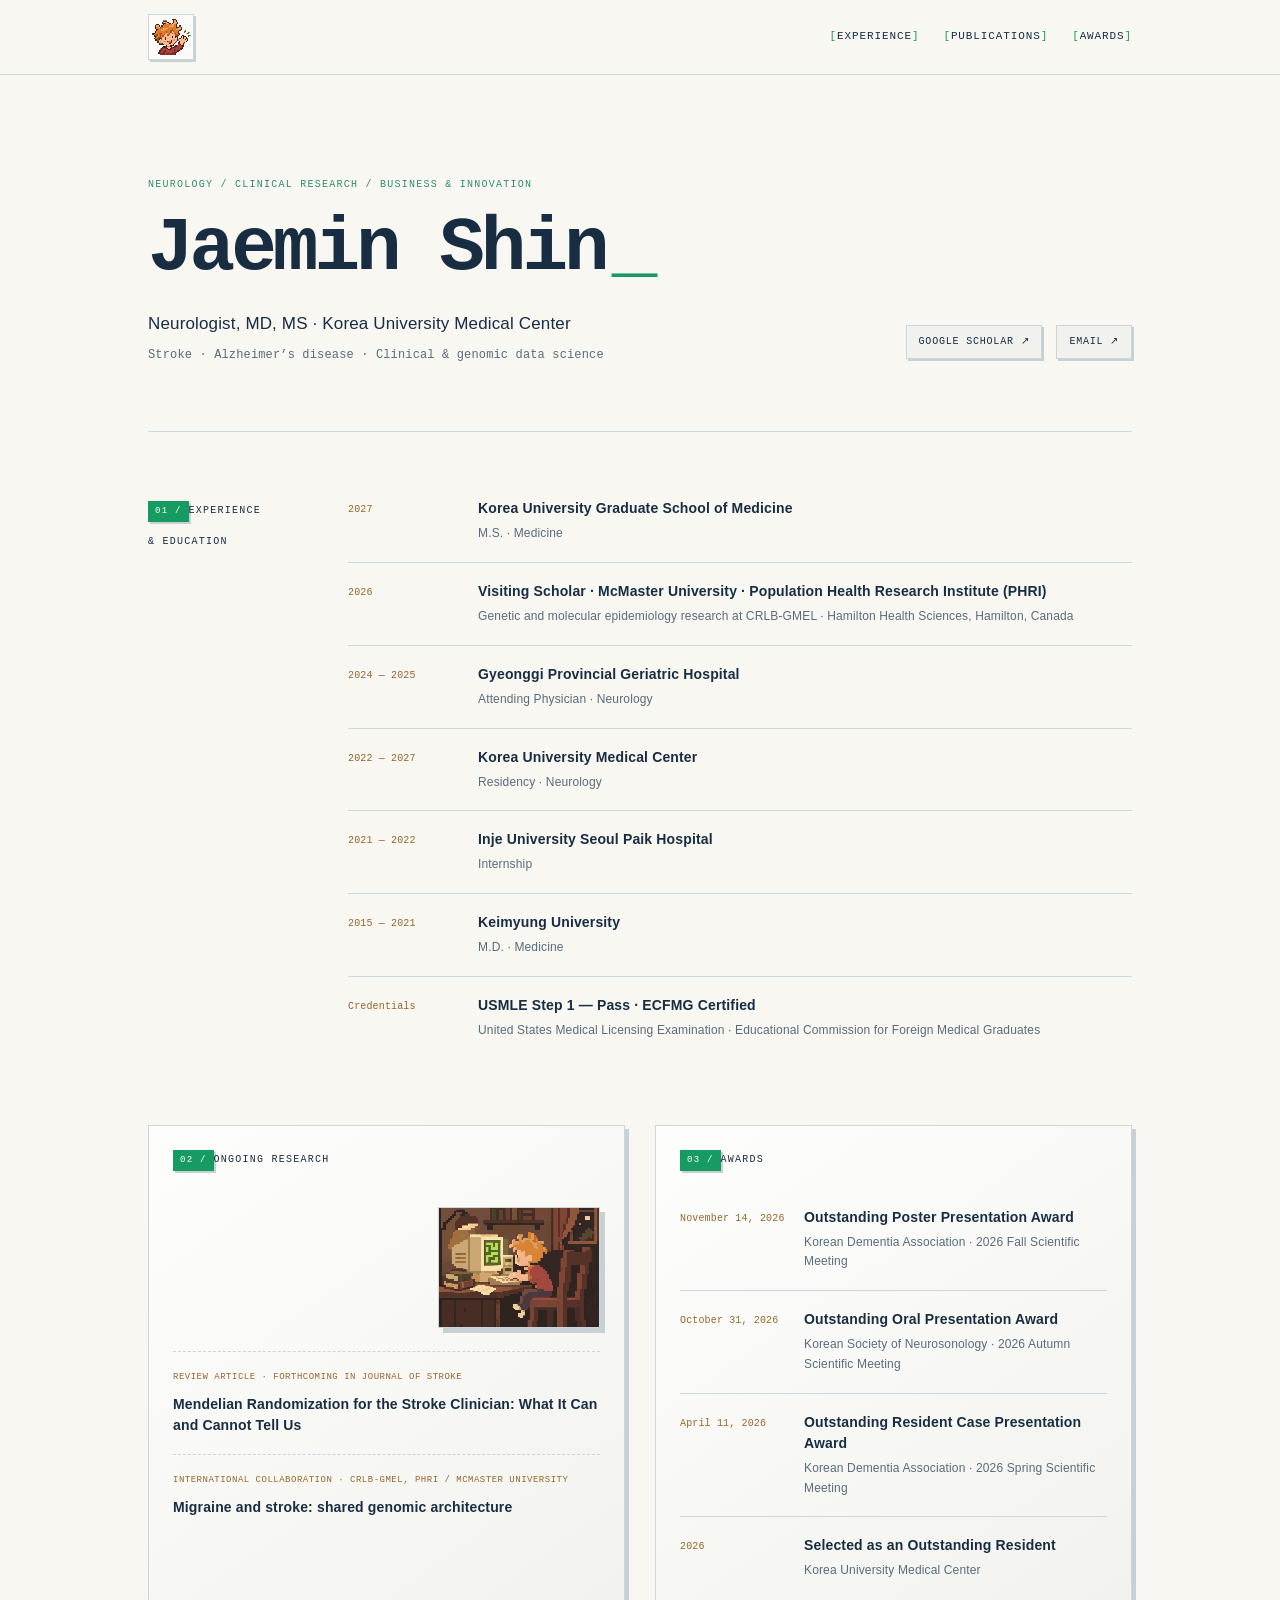
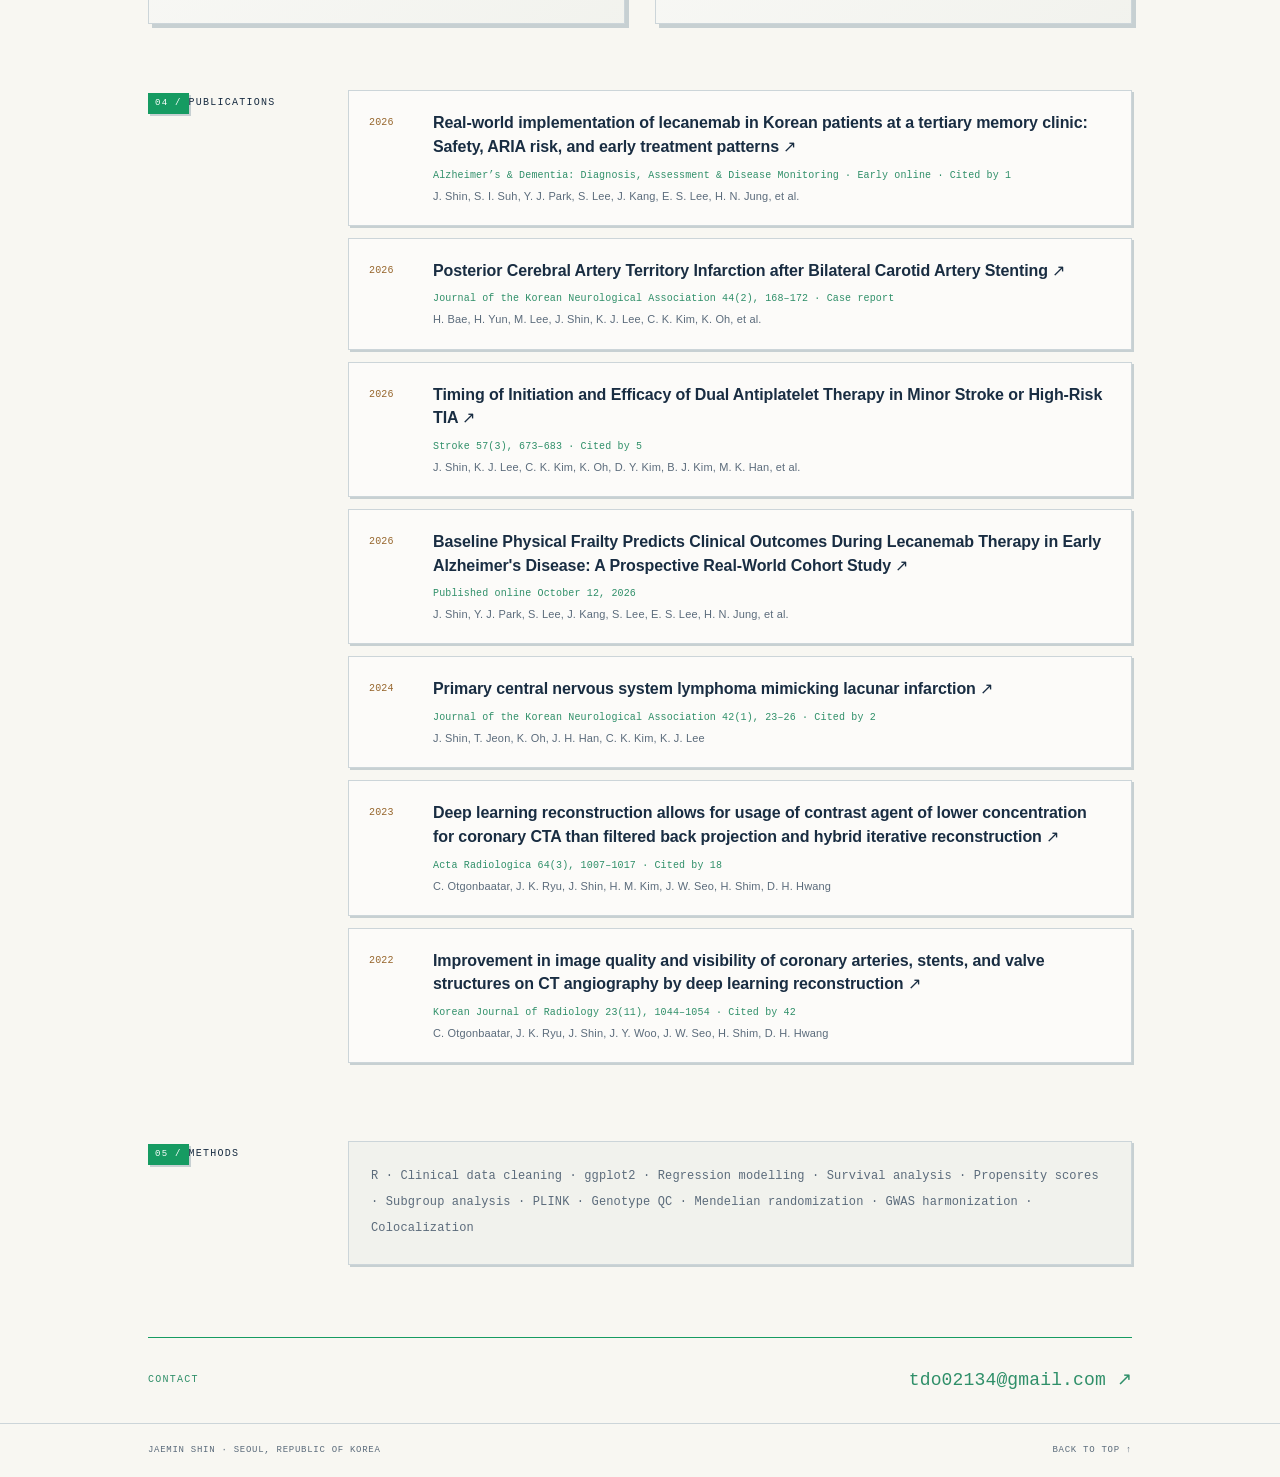
<file: index.html>
<!doctype html><html lang="en"><head><meta charset="utf-8"><meta name="viewport" content="width=device-width,initial-scale=1"><meta name="description" content="Jaemin Shin — Neurology, clinical research and genomic data science. Publications, appointments and awards."><meta name="theme-color" content="#f8f7f2"><link rel="icon" type="image/png" href="waving-researcher-logo.png"><title>Jaemin Shin · Research</title><style>
:root{--night:#f8f7f2;--panel:#f1f2ed;--panel-soft:#ecefe9;--ink:#192d42;--muted:#5b6b7b;--line:#ccd5d9;--irish:#169b62;--irish-soft:#2f8f69;--amber:#96662d;--shadow:#c7d0d2;--screen:#7fbf55}*{box-sizing:border-box}html{scroll-behavior:smooth;scroll-padding-top:88px}body{margin:0;background:var(--night);color:var(--ink);font:15px/1.65 -apple-system,BlinkMacSystemFont,"Segoe UI",Arial,sans-serif;letter-spacing:.01em}body:before,body:after{background:repeating-linear-gradient(0deg,transparent 0 4px,rgba(25,45,66,.018) 5px);opacity:.25}body:before{background-image:radial-gradient(circle at 18% 14%,rgba(22,155,98,.065),transparent 27%),radial-gradient(circle at 84% 8%,rgba(217,161,90,.05),transparent 25%),linear-gradient(rgba(25,45,66,.026) 1px,transparent 1px),linear-gradient(90deg,rgba(25,45,66,.02) 1px,transparent 1px);background-size:auto,auto,24px 24px,24px 24px}body:after{background:repeating-linear-gradient(0deg,transparent 0 3px,rgba(0,0,0,.08) 4px);opacity:.28}a{color:inherit;text-decoration:none}a:hover{color:var(--irish-soft)}a:focus-visible,summary:focus-visible{outline:2px solid var(--irish-soft);outline-offset:5px}.wrap{max-width:1080px;margin:auto;padding:0 48px}header{position:sticky;top:0;z-index:20;border-bottom:1px solid var(--line);background:rgba(248,247,242,.94);backdrop-filter:blur(10px)}.nav{display:flex;justify-content:space-between;align-items:center;min-height:74px}.brand{display:grid;place-items:center;width:46px;height:46px;padding:0;border:1px solid var(--line);background:rgba(255,255,255,.5);box-shadow:2px 2px 0 var(--shadow);overflow:hidden}.brand-symbol{display:block;width:44px;height:44px;object-fit:contain;image-rendering:pixelated;transform:scale(1.22);transform-origin:center 54%}nav{display:flex;gap:24px;font:11px/1.4 ui-monospace,SFMono-Regular,Consolas,monospace;text-transform:uppercase;letter-spacing:.08em}nav a:before{content:"[";color:var(--irish)}nav a:after{content:"]";color:var(--irish)}main{padding-bottom:78px}.hero{padding:92px 0 66px;display:grid;grid-template-columns:1fr auto;gap:36px;align-items:end;border-bottom:1px solid var(--line)}.hero:before{content:none;display:none}.label,.section-label{font:10px/1.65 ui-monospace,SFMono-Regular,Consolas,monospace;letter-spacing:1.25px;text-transform:uppercase;color:var(--irish-soft)}h1{font:600 clamp(48px,7vw,76px)/1.03 ui-monospace,SFMono-Regular,Consolas,monospace;letter-spacing:-4px;margin:16px 0 22px;text-shadow:none}h1:after{content:"_";color:var(--irish);margin-left:.08em}.intro{margin:0;font-size:17px;line-height:1.65}.sub{color:var(--muted);font:12px/1.7 ui-monospace,SFMono-Regular,Consolas,monospace;margin:7px 0 0}.hero-links{display:flex;gap:14px;padding-bottom:6px}.hero-links a{font:10px/1 ui-monospace,SFMono-Regular,Consolas,monospace;text-transform:uppercase;letter-spacing:.08em;padding:11px 12px;border:1px solid var(--line);background:var(--panel);box-shadow:2px 2px 0 var(--shadow)}section{display:grid;grid-template-columns:170px 1fr;gap:30px;margin-top:66px}.section-label{margin:3px 0 0;color:var(--ink)}h2{font-size:14px;font-weight:600;letter-spacing:0;margin:0}.section-number{display:inline-block;color:#fff;background:var(--irish);font-size:9px;margin:0 0 12px;padding:3px 7px;box-shadow:2px 2px 0 var(--shadow)}.publication{display:grid;grid-template-columns:48px 1fr;gap:16px;padding:20px;margin:0 0 12px;border:1px solid var(--line);background:rgba(255,255,255,.58);box-shadow:2px 2px 0 var(--shadow)}.publication:hover{border-color:var(--irish);transform:translate(-1px,-1px)}.year{font:10px/1.7 ui-monospace,SFMono-Regular,Consolas,monospace;color:var(--amber);padding-top:3px}.paper{font-size:16px;line-height:1.48;font-weight:550;display:block;letter-spacing:-.1px}.arrow{color:var(--irish-soft);white-space:nowrap}.venue{font:10px/1.6 ui-monospace,SFMono-Regular,Consolas,monospace;margin:9px 0 3px;color:var(--irish-soft)}.authors{font-size:11px;color:var(--muted);margin:0}.record{display:grid;grid-template-columns:112px 1fr;gap:18px;border-top:1px solid var(--line);padding:18px 0}.record:first-child{padding-top:0;border-top:0}h3{font-size:14px;line-height:1.5;margin:0;font-weight:600}.record p{font-size:12px;color:var(--muted);margin:5px 0 0}.project{border-top:1px dashed var(--line);padding:18px 0}.project:first-child{border-top:0;padding-top:0}.project .label{font-size:9px;letter-spacing:.5px;margin:0 0 9px;color:var(--amber)}.research-awards-pair{display:grid;grid-template-columns:minmax(0,1fr) minmax(0,1fr);gap:30px;margin-top:66px}.research-awards-pair section{display:block;margin:0;padding:24px;border:1px solid var(--line);background:linear-gradient(145deg,rgba(255,255,255,.82),rgba(241,242,237,.9));box-shadow:4px 4px 0 var(--shadow)}.research-awards-pair .section-label{margin:0 0 24px}.research-awards-pair .record{grid-template-columns:106px 1fr}.research-lofi-scene{position:relative;width:38%;min-width:148px;max-width:182px;aspect-ratio:4/3;margin:0 0 23px auto;border:1px solid var(--line);background:#172331;overflow:hidden;box-shadow:5px 5px 0 var(--shadow)}.research-lofi-scene img{display:block;width:100%;height:100%;object-fit:cover;image-rendering:pixelated}.screen-flicker{position:absolute;left:29%;top:26%;width:14%;height:23%;background:rgba(151,238,53,.18);box-shadow:0 0 4px rgba(151,238,53,.16);mix-blend-mode:screen;pointer-events:none;animation:screenFlicker 2.8s steps(2,end) infinite}.hair-tuft{position:absolute;left:56%;top:20%;width:3px;height:7px;background:#d77c31;box-shadow:3px 1px 0 #e49a42,5px 3px 0 #c9672d;transform-origin:2px 7px;pointer-events:none;animation:hairSway 3.8s steps(2,end) infinite}.typing-hand{position:absolute;left:49%;top:52%;width:4px;height:3px;background:#efad87;pointer-events:none;animation:typeTap .54s steps(2,end) infinite}.typing-hand.alt{left:53%;top:50%;animation-delay:.27s}.skills{font:12px/2.15 ui-monospace,SFMono-Regular,Consolas,monospace;color:var(--muted);margin:0;padding:22px;border:1px solid var(--line);background:var(--panel);box-shadow:2px 2px 0 var(--shadow)}.contact{margin-top:72px;padding:30px 0;border-top:1px solid var(--irish);display:flex;justify-content:space-between;align-items:center}.contact a{font:18px/1.4 ui-monospace,SFMono-Regular,Consolas,monospace;color:var(--irish-soft)}footer{border-top:1px solid var(--line);padding:20px 0;font:9px/1.5 ui-monospace,SFMono-Regular,Consolas,monospace;letter-spacing:.08em;text-transform:uppercase;color:var(--muted)}.foot{display:flex;justify-content:space-between}@keyframes screenFlicker{0%,42%,100%{opacity:.25}44%{opacity:.7}48%{opacity:.32}72%{opacity:.5}}@keyframes hairSway{0%,100%{transform:rotate(0)}50%{transform:translateX(1px) rotate(7deg)}}@keyframes typeTap{0%{transform:translateY(0)}100%{transform:translateY(2px)}}@media(max-width:820px){.research-awards-pair{grid-template-columns:1fr;gap:36px}.research-awards-pair section{padding:22px}}@media(max-width:700px){.wrap{padding:0 22px}.nav{min-height:66px}.brand{padding:0}nav{gap:10px;font-size:9px}.hero{grid-template-columns:1fr;padding:60px 0 40px;gap:22px}.hero:before{font-size:8px}h1{letter-spacing:-3px}.hero-links{flex-wrap:wrap}section{grid-template-columns:1fr;gap:22px;margin-top:48px}.section-number{margin-right:10px}.publication{gap:10px;grid-template-columns:38px 1fr;padding:16px}.paper{font-size:15px}.record{grid-template-columns:96px 1fr}.research-awards-pair{margin-top:48px;gap:36px}.research-awards-pair .record{grid-template-columns:96px 1fr}.research-lofi-scene{width:42%;min-width:132px;max-width:156px;margin-bottom:20px}.contact{align-items:start;gap:18px;flex-direction:column}.contact a{font-size:15px}.foot{gap:12px;align-items:flex-start}}@media(prefers-reduced-motion:reduce){html{scroll-behavior:auto}.screen-flicker,.hair-tuft,.typing-hand{animation:none}.publication:hover{transform:none}}@media print{body{background:#fff;color:#111}body:before,body:after,header{display:none}.wrap{padding:0}.hero{padding-top:0}.publication,.skills,.research-awards-pair section{background:#fff;box-shadow:none}section,.publication{break-inside:avoid}}
</style><meta property="og:title" content="Jaemin Shin · Research"><meta property="og:description" content="Publications, appointments and awards in neurology and clinical research."><meta property="og:type" content="website"><meta property="og:url" content="https://jaemin0209.github.io/"><meta name="twitter:card" content="summary"><script async src="https://www.googletagmanager.com/gtag/js?id=G-1ZE7ZJSGTK"></script><script>window.dataLayer=window.dataLayer||[];function gtag(){dataLayer.push(arguments);}gtag('js',new Date());gtag('config','G-1ZE7ZJSGTK');</script></head><body><header><div class="wrap nav"><a class="brand" href="#top" aria-label="Back to top"><img class="brand-symbol" src="waving-researcher-logo.png" alt="" width="44" height="44"></a><nav aria-label="Main navigation"><a href="#appointments">Experience</a><a href="#publications">Publications</a><a href="#awards">Awards</a></nav></div></header><main class="wrap" id="top"><div class="hero"><div><p class="label">Neurology / Clinical Research / Business &amp; Innovation</p><h1>Jaemin Shin</h1><p class="intro">Neurologist, MD, MS · Korea University Medical Center</p><p class="sub">Stroke · Alzheimer’s disease · Clinical & genomic data science</p></div><div class="hero-links"><a href="https://scholar.google.com/citations?user=AnztMl4AAAAJ" target="_blank" rel="noopener noreferrer">Google Scholar ↗︎</a><a href="mailto:tdo02134@gmail.com">Email ↗︎</a></div></div><section id="appointments"><h2 class="section-label"><span class="section-number">01 /</span>Experience<br>& Education</h2><div><div class="record"><span class="year">2027</span><div><h3>Korea University Graduate School of Medicine</h3><p>M.S. · Medicine</p></div></div><div class="record"><span class="year">2026</span><div><h3>Visiting Scholar · McMaster University · Population Health Research Institute (PHRI)</h3><p>Genetic and molecular epidemiology research at CRLB-GMEL · Hamilton Health Sciences, Hamilton, Canada</p></div></div><div class="record"><span class="year">2024 — 2025</span><div><h3>Gyeonggi Provincial Geriatric Hospital</h3><p>Attending Physician · Neurology</p></div></div><div class="record"><span class="year">2022 — 2027</span><div><h3>Korea University Medical Center</h3><p>Residency · Neurology</p></div></div><div class="record"><span class="year">2021 — 2022</span><div><h3>Inje University Seoul Paik Hospital</h3><p>Internship</p></div></div><div class="record"><span class="year">2015 — 2021</span><div><h3>Keimyung University</h3><p>M.D. · Medicine</p></div></div><div class="record"><span class="year">Credentials</span><div><h3>USMLE Step 1 — Pass · ECFMG Certified</h3><p>United States Medical Licensing Examination · Educational Commission for Foreign Medical Graduates</p></div></div></div></section><div class="research-awards-pair"><section id="ongoing"><h2 class="section-label"><span class="section-number">02 /</span>Ongoing Research</h2><div><figure class="research-lofi-scene" role="img" aria-label="Low-resolution pixel art of a cheerful novice researcher working at a beige CRT computer"><img src="lofi-research-night.svg" alt="Cute orange-haired novice researcher typing at a beige CRT computer in a cozy pixel-art study" loading="lazy"><span class="screen-flicker" aria-hidden="true"></span><span class="hair-tuft" aria-hidden="true"></span><span class="typing-hand" aria-hidden="true"></span><span class="typing-hand alt" aria-hidden="true"></span></figure><article class="project"><p class="label">Review article · Forthcoming in Journal of Stroke</p><h3>Mendelian Randomization for the Stroke Clinician: What It Can and Cannot Tell Us</h3></article><article class="project"><p class="label">International collaboration · CRLB-GMEL, PHRI / McMaster University</p><h3>Migraine and stroke: shared genomic architecture</h3></article></div></section><section id="awards"><h2 class="section-label"><span class="section-number">03 /</span>Awards</h2><div><div class="record"><span class="year">November 14, 2026</span><div><h3>Outstanding Poster Presentation Award</h3><p>Korean Dementia Association · 2026 Fall Scientific Meeting</p></div></div><div class="record"><span class="year">October 31, 2026</span><div><h3>Outstanding Oral Presentation Award</h3><p>Korean Society of Neurosonology · 2026 Autumn Scientific Meeting</p></div></div><div class="record"><span class="year">April 11, 2026</span><div><h3>Outstanding Resident Case Presentation Award</h3><p>Korean Dementia Association · 2026 Spring Scientific Meeting</p></div></div><div class="record"><span class="year">2026</span><div><h3>Selected as an Outstanding Resident</h3><p>Korea University Medical Center</p></div></div></div></section></div><section id="publications"><h2 class="section-label"><span class="section-number">04 /</span>Publications</h2><div><article class="publication"><span class="year">2026</span><div><a class="paper" href="https://www.aginganddisease.org/EN/10.14336/AD.2026.0978" target="_blank" rel="noopener noreferrer">Baseline Physical Frailty Predicts Clinical Outcomes During Lecanemab Therapy in Early Alzheimer&#x27;s Disease: A Prospective Real-World Cohort Study <span class="arrow">↗︎</span></a><p class="venue">Published online October 12, 2026</p><p class="authors">J. Shin, Y. J. Park, S. Lee, J. Kang, S. Lee, E. S. Lee, H. N. Jung, et al.</p></div></article><article class="publication"><span class="year">2026</span><div><a class="paper" href="https://scholar.google.com/citations?view_op=view_citation&amp;hl=ko&amp;user=AnztMl4AAAAJ&amp;citation_for_view=AnztMl4AAAAJ:qjMakFHDy7sC" target="_blank" rel="noopener noreferrer">Real-world implementation of lecanemab in Korean patients at a tertiary memory clinic: Safety, ARIA risk, and early treatment patterns <span class="arrow">↗︎</span></a><p class="venue">Alzheimer’s &amp; Dementia: Diagnosis, Assessment &amp; Disease Monitoring</p><p class="authors">J. Shin, S. I. Suh, Y. J. Park, S. Lee, J. Kang, E. S. Lee, H. N. Jung, et al.</p></div></article><article class="publication"><span class="year">2026</span><div><a class="paper" href="https://scholar.google.com/citations?view_op=view_citation&amp;hl=ko&amp;user=AnztMl4AAAAJ&amp;citation_for_view=AnztMl4AAAAJ:UeHWp8X0CEIC" target="_blank" rel="noopener noreferrer">Posterior Cerebral Artery Territory Infarction after Bilateral Carotid Artery Stenting <span class="arrow">↗︎</span></a><p class="venue">Journal of the Korean Neurological Association 44(2), 168–172</p><p class="authors">H. Bae, H. Yun, M. Lee, J. Shin, K. J. Lee, C. K. Kim, K. Oh, et al.</p></div></article><article class="publication"><span class="year">2026</span><div><a class="paper" href="https://scholar.google.com/citations?view_op=view_citation&amp;hl=ko&amp;user=AnztMl4AAAAJ&amp;citation_for_view=AnztMl4AAAAJ:2osOgNQ5qMEC" target="_blank" rel="noopener noreferrer">Timing of Initiation and Efficacy of Dual Antiplatelet Therapy in Minor Stroke or High-Risk TIA <span class="arrow">↗︎</span></a><p class="venue">Stroke 57(3), 673–683</p><p class="authors">J. Shin, K. J. Lee, C. K. Kim, K. Oh, D. Y. Kim, B. J. Kim, M. K. Han, et al.</p></div></article><article class="publication"><span class="year">2024</span><div><a class="paper" href="https://scholar.google.com/citations?view_op=view_citation&amp;hl=ko&amp;user=AnztMl4AAAAJ&amp;citation_for_view=AnztMl4AAAAJ:d1gkVwhDpl0C" target="_blank" rel="noopener noreferrer">Primary central nervous system lymphoma mimicking lacunar infarction <span class="arrow">↗︎</span></a><p class="venue">Journal of the Korean Neurological Association 42(1), 23–26</p><p class="authors">J. Shin, T. Jeon, K. Oh, J. H. Han, C. K. Kim, K. J. Lee</p></div></article><article class="publication"><span class="year">2023</span><div><a class="paper" href="https://scholar.google.com/citations?view_op=view_citation&amp;hl=ko&amp;user=AnztMl4AAAAJ&amp;citation_for_view=AnztMl4AAAAJ:u5HHmVD_uO8C" target="_blank" rel="noopener noreferrer">Deep learning reconstruction allows for usage of contrast agent of lower concentration for coronary CTA than filtered back projection and hybrid iterative reconstruction <span class="arrow">↗︎</span></a><p class="venue">Acta Radiologica 64(3), 1007–1017</p><p class="authors">C. Otgonbaatar, J. K. Ryu, J. Shin, H. M. Kim, J. W. Seo, H. Shim, D. H. Hwang</p></div></article><article class="publication"><span class="year">2022</span><div><a class="paper" href="https://scholar.google.com/citations?view_op=view_citation&amp;hl=ko&amp;user=AnztMl4AAAAJ&amp;citation_for_view=AnztMl4AAAAJ:u-x6o8ySG0sC" target="_blank" rel="noopener noreferrer">Improvement in image quality and visibility of coronary arteries, stents, and valve structures on CT angiography by deep learning reconstruction <span class="arrow">↗︎</span></a><p class="venue">Korean Journal of Radiology 23(11), 1044–1054</p><p class="authors">C. Otgonbaatar, J. K. Ryu, J. Shin, J. Y. Woo, J. W. Seo, H. Shim, D. H. Hwang</p></div></article></div></section><section><h2 class="section-label"><span class="section-number">05 /</span>Methods</h2><p class="skills">R · Clinical data cleaning · ggplot2 · Regression modelling · Survival analysis · Propensity scores · Subgroup analysis · PLINK · Genotype QC · Mendelian randomization · GWAS harmonization · Colocalization</p></section><div class="contact" id="contact"><span class="label">Contact</span><a href="mailto:tdo02134@gmail.com">tdo02134@gmail.com ↗︎</a></div></main><footer><div class="wrap foot"><span>Jaemin Shin · Seoul, Republic of Korea</span><a href="#top">Back to top ↑</a></div></footer><script>// Keep the existing content.json editor compatible with the new presentation.
(async () => {
 try {
  const r = await fetch('./content.json', {cache:'no-store'});
  if (!r.ok) return;
  const d = await r.json();
  const el = (tag, cls, value) => {const n=document.createElement(tag);if(cls)n.className=cls;if(value!=null)n.textContent=value;return n;};
  const link = (text, href, cls) => {const n=el('a',cls,text);try{const u=new URL(href,location.href);if(['https:','http:','mailto:'].includes(u.protocol))n.href=u.href;}catch{}n.target='_blank';n.rel='noopener noreferrer';return n;};
  if(d.name){document.querySelector('h1').textContent=d.name;document.title=d.name+' · Research';}
  if(d.currentRole && d.currentInstitution)document.querySelector('.intro').textContent=d.currentRole+' · '+d.currentInstitution;
  if(Array.isArray(d.publications)){
   const nodes=d.publications.map(p=>{const a=el('article','publication');const b=el('div');a.append(el('span','year',p.year),b);const meta=[p.venue,p.note].filter(Boolean).join(' · ');b.append(link(p.title.trim()+' ↗',p.href,'paper'),el('p','venue',meta),el('p','authors',p.authors));return a;});
   document.querySelector('#publications > div').replaceChildren(...nodes);
  }
  const records=(selector,items)=>{if(!Array.isArray(items))return;document.querySelector(selector).replaceChildren(...items.map(x=>{const a=el('div','record'),b=el('div');a.append(el('span','year',x.period),b);b.append(el('h3','',x.institution||x.title),el('p','',x.detail||x.organization));return a;}));};
  records('#awards > div',d.awards);records('#appointments > div',d.timeline);
  if(Array.isArray(d.workingProjects)){const c=document.querySelector('#ongoing > div'),scene=c.querySelector(".research-lofi-scene");c.replaceChildren(...(scene?[scene]:[]),...d.workingProjects.map(x=>{const a=el('article','project');a.append(el('p','label',x.status),el('h3','',x.title));return a;}));}
  if(Array.isArray(d.skills))document.querySelector('.skills').textContent=d.skills.join(' · ');
  if(d.contactEmail){for(const a of document.querySelectorAll('a[href^="mailto:"]'))a.href='mailto:'+d.contactEmail;document.querySelector('#contact a').textContent=d.contactEmail+' ↗';}
 } catch { /* Embedded content remains available when offline. */ }
})();
</script></body></html>
</file>
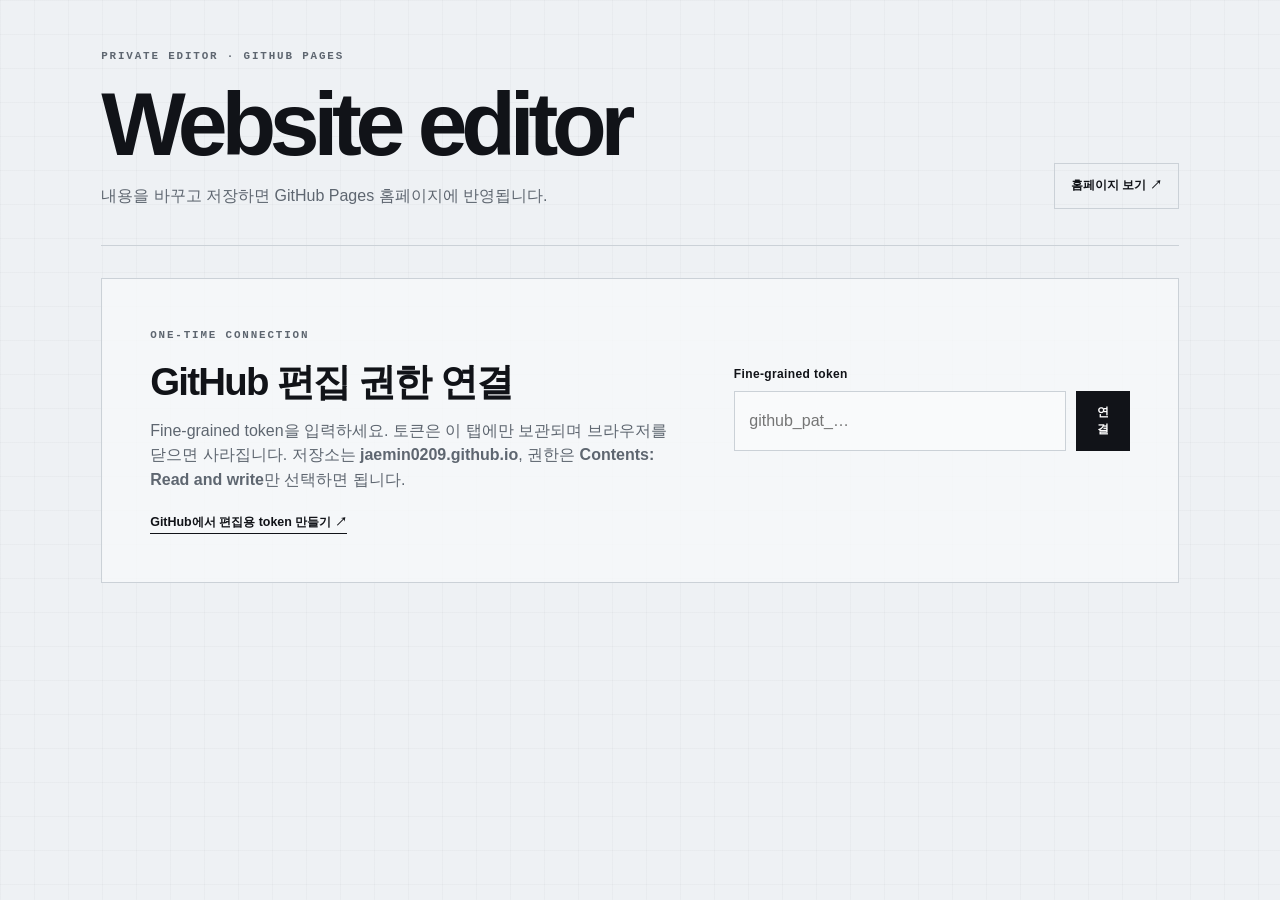
<file: edit/index.html>
<!doctype html>
<html lang="ko">
  <head>
    <meta charset="utf-8" />
    <meta name="viewport" content="width=device-width, initial-scale=1" />
    <meta http-equiv="Cache-Control" content="no-cache, no-store, must-revalidate" />
    <meta http-equiv="Pragma" content="no-cache" />
    <meta http-equiv="Expires" content="0" />
    <meta name="robots" content="noindex, nofollow" />
    <meta name="theme-color" content="#eef1f4" />
    <title>Jaemin Shin · Website Editor</title>
    <link rel="stylesheet" href="../style.css?v=20261103-1" />
    <link rel="stylesheet" href="./editor.css?v=20260823-4" />
    <script type="module" src="./editor.js?v=20260823-4"></script>
  </head>
  <body class="editor-body">
    <main class="editor-shell">
      <header class="editor-header">
        <div>
          <p class="section-kicker">Private editor · GitHub Pages</p>
          <h1>Website editor</h1>
          <p>내용을 바꾸고 저장하면 GitHub Pages 홈페이지에 반영됩니다.</p>
        </div>
        <div class="editor-header-actions">
          <a class="button" href="../" target="_blank">홈페이지 보기 ↗</a>
          <button class="button" id="disconnect" type="button" hidden>연결 해제</button>
        </div>
      </header>

      <section class="token-panel" id="token-panel">
        <div>
          <p class="section-kicker">One-time connection</p>
          <h2>GitHub 편집 권한 연결</h2>
          <p>
            Fine-grained token을 입력하세요. 토큰은 이 탭에만 보관되며 브라우저를 닫으면 사라집니다.
            저장소는 <strong>jaemin0209.github.io</strong>, 권한은 <strong>Contents: Read and write</strong>만 선택하면 됩니다.
          </p>
          <a class="text-link" href="https://github.com/settings/personal-access-tokens/new" target="_blank" rel="noreferrer">GitHub에서 편집용 token 만들기 ↗</a>
        </div>
        <form id="token-form">
          <label for="token">Fine-grained token</label>
          <div class="token-row">
            <input id="token" name="token" type="password" autocomplete="off" placeholder="github_pat_…" required />
            <button class="button button-primary" type="submit">연결</button>
          </div>
          <p class="form-status" id="token-status" role="status"></p>
        </form>
      </section>

      <form id="content-form" class="content-form" hidden>
        <div id="editor-sections"></div>
        <div class="editor-savebar">
          <span id="save-status" role="status">저장할 준비가 되었습니다.</span>
          <button class="button button-primary" id="save" type="submit">변경사항 저장</button>
        </div>
      </form>

      <section class="editor-error" id="editor-error" hidden>
        <p class="section-kicker">Editor unavailable</p>
        <h2>편집기를 불러오지 못했습니다.</h2>
        <p id="error-message"></p>
        <button class="button" id="retry" type="button">다시 시도</button>
      </section>
    </main>
  </body>
</html>
</file>
<file: style.css>
:root {
  --ink: #111318;
  --muted: #5e6670;
  --paper: #eef1f4;
  --paper-deep: #e5e9ed;
  --line: #cbd1d7;
  --white: #f9fafb;
  --crimson: #a51c30;
  --irish-green: #169b62;
  --deep-green: #123d31;
}

* {
  box-sizing: border-box;
}

html {
  scroll-behavior: smooth;
  scroll-padding-top: 86px;
}

body {
  margin: 0;
  background: var(--paper);
  color: var(--ink);
  font-family: Arial, "Helvetica Neue", "Noto Sans KR", sans-serif;
  font-size: 16px;
  line-height: 1.55;
  text-rendering: optimizeLegibility;
}

body::before {
  background-image: linear-gradient(rgba(17, 19, 24, 0.025) 1px, transparent 1px),
    linear-gradient(90deg, rgba(17, 19, 24, 0.025) 1px, transparent 1px);
  background-size: 34px 34px;
  content: "";
  inset: 0;
  pointer-events: none;
  position: fixed;
  z-index: -1;
}

a {
  color: inherit;
  text-decoration: none;
}

::selection {
  background: var(--crimson);
  color: white;
}

.skip-link {
  background: var(--ink);
  color: white;
  left: 1rem;
  padding: 0.7rem 1rem;
  position: fixed;
  top: -5rem;
  z-index: 100;
}

.skip-link:focus {
  top: 1rem;
}

.site-header {
  align-items: center;
  backdrop-filter: blur(16px);
  background: rgba(238, 241, 244, 0.88);
  border-bottom: 1px solid var(--line);
  display: flex;
  height: 72px;
  justify-content: space-between;
  left: 0;
  padding: 0 4vw;
  position: sticky;
  right: 0;
  top: 0;
  z-index: 20;
}

.wordmark {
  align-items: baseline;
  display: flex;
  font-size: 0.94rem;
  font-weight: 800;
  gap: 0.65rem;
  letter-spacing: -0.02em;
}

nav {
  display: flex;
  gap: clamp(1.1rem, 2.4vw, 2.25rem);
}

nav a {
  font-size: 0.8rem;
  font-weight: 700;
  letter-spacing: 0.02em;
  padding: 1.55rem 0;
  position: relative;
}

nav a::after {
  background: var(--crimson);
  bottom: 1.2rem;
  content: "";
  height: 2px;
  left: 0;
  position: absolute;
  transform: scaleX(0);
  transform-origin: left;
  transition: transform 180ms ease;
  width: 100%;
}

nav a:hover::after,
nav a:focus-visible::after {
  transform: scaleX(1);
}

.hero,
.statement,
.research-section,
.now-section,
.current-work-section,
.publications-section,
.cv-section,
.contact-section,
footer {
  margin: 0 auto;
  max-width: 1440px;
  padding-left: 4vw;
  padding-right: 4vw;
}

.hero {
  align-items: center;
  display: grid;
  gap: clamp(3rem, 7vw, 7.5rem);
  grid-template-columns: minmax(280px, 0.72fr) minmax(520px, 1.45fr);
  min-height: calc(100vh - 72px);
  padding-bottom: clamp(5rem, 9vw, 9rem);
  padding-top: clamp(4rem, 8vw, 8rem);
}

.portrait-wrap {
  align-self: center;
  justify-self: stretch;
  max-width: 390px;
}

.portrait-frame {
  background: #dfe3e6;
  box-shadow: 20px 20px 0 var(--paper-deep), 21px 21px 0 var(--line);
  overflow: hidden;
  position: relative;
}

.portrait-frame::after {
  border: 1px solid rgba(255, 255, 255, 0.45);
  content: "";
  inset: 12px;
  pointer-events: none;
  position: absolute;
}

.portrait-frame img {
  display: block;
  filter: saturate(0.82) contrast(1.03);
  height: auto;
  width: 100%;
}

.portrait-meta {
  color: var(--muted);
  display: flex;
  font-family: "Courier New", monospace;
  font-size: 0.62rem;
  justify-content: space-between;
  letter-spacing: 0.04em;
  margin-top: 1.35rem;
  text-transform: uppercase;
}

.eyebrow,
.section-kicker,
.detail-label {
  color: var(--muted);
  font-family: "Courier New", monospace;
  font-size: 0.68rem;
  font-weight: 700;
  letter-spacing: 0.17em;
  margin: 0 0 1.2rem;
  text-transform: uppercase;
}

.hero h1 {
  font-size: clamp(4.6rem, 9.2vw, 9.2rem);
  font-weight: 800;
  letter-spacing: -0.078em;
  line-height: 0.83;
  margin: 0;
  max-width: 8ch;
}

.hero-thesis {
  font-size: clamp(1.75rem, 3vw, 3.2rem);
  font-weight: 750;
  letter-spacing: -0.04em;
  line-height: 1.06;
  margin: 2.4rem 0 1.6rem;
  max-width: 17ch;
}

.hero-thesis em {
  color: var(--crimson);
  display: block;
  font-style: normal;
}

.hero-intro {
  color: #434a52;
  font-size: clamp(1rem, 1.45vw, 1.25rem);
  line-height: 1.65;
  margin: 0;
  max-width: 690px;
}

.hero-actions {
  display: flex;
  flex-wrap: wrap;
  gap: 0.7rem;
  margin-top: 2.25rem;
}

.button {
  align-items: center;
  border: 1px solid var(--line);
  display: inline-flex;
  font-size: 0.78rem;
  font-weight: 750;
  gap: 1.25rem;
  min-height: 46px;
  padding: 0.75rem 1rem;
  transition: background 170ms ease, border-color 170ms ease, color 170ms ease,
    transform 170ms ease;
}

.button:hover,
.button:focus-visible {
  border-color: var(--ink);
  transform: translateY(-2px);
}

.button-primary {
  background: var(--ink);
  border-color: var(--ink);
  color: white;
}

.button-primary:hover,
.button-primary:focus-visible {
  background: var(--crimson);
  border-color: var(--crimson);
}

.statement,
.research-section,
.publications-section,
.cv-section {
  border-top: 1px solid var(--line);
  padding-bottom: clamp(6rem, 10vw, 11rem);
  padding-top: clamp(5rem, 8vw, 8rem);
}

.statement-grid {
  display: grid;
  gap: 4rem;
  grid-template-columns: 0.9fr 1.1fr;
}

.statement h2,
.section-heading h2,
.now-section h2,
.contact-section h2 {
  font-size: clamp(2.4rem, 5vw, 5.7rem);
  font-weight: 780;
  letter-spacing: -0.065em;
  line-height: 0.98;
  margin: 0;
}

.statement-copy {
  border-left: 3px solid var(--irish-green);
  padding-left: clamp(1.5rem, 3vw, 3rem);
}

.statement-copy p {
  font-size: clamp(1.08rem, 1.55vw, 1.38rem);
  line-height: 1.65;
  margin: 0 0 1.2rem;
}

.statement-copy p:last-child {
  color: var(--muted);
  margin-bottom: 0;
}

.section-heading {
  align-items: end;
  display: flex;
  gap: 2rem;
  justify-content: space-between;
  margin-bottom: clamp(3rem, 6vw, 6rem);
}

.section-heading h2 {
  font-size: clamp(2.5rem, 5vw, 5rem);
  max-width: 12ch;
}

.section-note {
  color: var(--muted);
  font-family: "Courier New", monospace;
  font-size: 0.68rem;
  letter-spacing: 0.04em;
  margin: 0;
  max-width: 32ch;
  text-align: right;
  text-transform: uppercase;
}

.research-grid {
  display: grid;
  grid-template-columns: repeat(3, 1fr);
}

.research-card {
  border-left: 1px solid var(--line);
  min-height: 390px;
  padding: 0 2.1rem 2rem;
  transition: background 220ms ease, color 220ms ease, transform 220ms ease;
}

.research-card:last-child {
  border-right: 1px solid var(--line);
}

.research-card:hover {
  background: var(--ink);
  color: white;
  transform: translateY(-8px);
}

.card-number {
  color: var(--crimson);
  display: block;
  font-family: "Courier New", monospace;
  font-size: 0.68rem;
  padding-top: 1rem;
}

.research-card > div {
  padding-top: clamp(5rem, 8vw, 8rem);
}

.research-card h3 {
  font-size: clamp(1.35rem, 2.1vw, 2rem);
  letter-spacing: -0.035em;
  line-height: 1.1;
  margin: 0;
}

.research-card p:last-child {
  color: var(--muted);
  font-size: 0.95rem;
  line-height: 1.65;
  margin: 0;
}

.research-card:hover p:last-child {
  color: #c5cbd1;
}

.now-section {
  align-items: start;
  background: var(--ink);
  color: white;
  display: grid;
  gap: 5rem;
  grid-template-columns: 1fr 1fr;
  max-width: none;
  padding-bottom: clamp(5rem, 8vw, 8rem);
  padding-top: clamp(5rem, 8vw, 8rem);
}

.now-section > * {
  width: 100%;
}

.now-section .section-kicker {
  color: #929aa3;
}

.now-section h2 {
  font-size: clamp(2.4rem, 5vw, 5rem);
  max-width: 10ch;
}

.now-details {
  border-top: 1px solid #3f444b;
}

.now-details > div {
  border-bottom: 1px solid #3f444b;
  padding: 1.75rem 0;
}

.now-details .detail-label {
  color: #929aa3;
  display: block;
  margin-bottom: 0.55rem;
}

.now-details strong {
  display: block;
  font-size: 1.35rem;
  letter-spacing: -0.025em;
}

.now-details p {
  color: #aeb5bc;
  margin: 0.25rem 0 0;
}

.current-work-section {
  display: grid;
  grid-template-columns: 1.1fr 0.9fr;
  max-width: none;
  padding-left: 0;
  padding-right: 0;
}

.working-panel,
.future-panel {
  padding: clamp(4rem, 7vw, 7rem) max(4vw, calc((100vw - 1440px) / 2 + 4vw));
}

.working-panel {
  background: var(--white);
}

.future-panel {
  background: var(--deep-green);
  color: white;
}

.current-work-section .section-kicker {
  margin-bottom: 2.5rem;
}

.future-panel .section-kicker {
  color: #7ed6ad;
}

.work-list {
  border-top: 1px solid var(--line);
}

.work-list > article {
  border-bottom: 1px solid var(--line);
  padding: 2.2rem 0 2.5rem;
}

.work-list > article:first-child {
  padding-top: 1.8rem;
}

.work-status {
  color: var(--irish-green);
  font-family: "Courier New", monospace;
  font-size: 0.72rem;
  font-weight: 700;
  letter-spacing: 0.08em;
  margin: 0 0 1rem;
  text-transform: uppercase;
}

.work-list h2 {
  font-size: clamp(1.65rem, 2.5vw, 3rem);
  letter-spacing: -0.045em;
  line-height: 1.08;
  margin: 0;
  max-width: 24ch;
}

.future-panel h2 {
  font-size: clamp(2rem, 3.8vw, 4.4rem);
  letter-spacing: -0.055em;
  line-height: 1.02;
  margin: 0;
  max-width: 15ch;
}

.working-copy,
.future-panel > p:last-child {
  font-size: clamp(1rem, 1.35vw, 1.18rem);
  line-height: 1.7;
  margin: 2.4rem 0 0;
  max-width: 58ch;
}

.working-copy {
  color: var(--muted);
  margin-top: 1.35rem;
}

.future-panel > p:last-child {
  color: #deeded;
}

.publication-heading {
  margin-bottom: 3rem;
}

.text-link {
  border-bottom: 1px solid var(--ink);
  font-size: 0.78rem;
  font-weight: 750;
  padding-bottom: 0.25rem;
}

.publication-list {
  border-top: 1px solid var(--ink);
  list-style: none;
  margin: 0;
  padding: 0;
}

.publication-list li {
  align-items: start;
  border-bottom: 1px solid var(--line);
  display: grid;
  gap: 1.5rem;
  grid-template-columns: 48px 1fr 32px;
  padding: 2rem 0;
  transition: background 180ms ease, padding 180ms ease;
}

.publication-list li:hover {
  background: rgba(255, 255, 255, 0.46);
  padding-left: 1rem;
  padding-right: 1rem;
}

.publication-index,
.publication-arrow {
  color: var(--muted);
  font-family: "Courier New", monospace;
  font-size: 0.72rem;
}

.publication-arrow {
  color: var(--crimson);
  font-size: 1rem;
  text-align: right;
}

.publication-meta {
  color: var(--muted);
  display: flex;
  font-family: "Courier New", monospace;
  font-size: 0.68rem;
  gap: 0.6rem;
  letter-spacing: 0.06em;
  margin-bottom: 0.65rem;
  text-transform: uppercase;
}

.publication-meta span + span::before {
  content: "·";
  margin-right: 0.6rem;
}

.publication-main h3 {
  font-size: clamp(1.18rem, 2vw, 1.68rem);
  letter-spacing: -0.03em;
  line-height: 1.25;
  margin: 0 0 0.75rem;
  max-width: 50ch;
}

.publication-main h3 a {
  background-image: linear-gradient(var(--crimson), var(--crimson));
  background-position: 0 100%;
  background-repeat: no-repeat;
  background-size: 0 2px;
  transition: background-size 220ms ease;
}

.publication-main h3 a:hover,
.publication-main h3 a:focus-visible {
  background-size: 100% 2px;
}

.publication-main p {
  color: var(--muted);
  font-size: 0.88rem;
  margin: 0.15rem 0;
}

.publication-main .venue {
  color: var(--ink);
  font-style: italic;
}

.cv-grid {
  display: grid;
  gap: clamp(3rem, 7vw, 8rem);
  grid-template-columns: 1.15fr 0.85fr;
}

.cv-training-grid {
  grid-template-columns: 1fr;
}

.timeline {
  border-top: 1px solid var(--ink);
}

.timeline article {
  border-bottom: 1px solid var(--line);
  display: grid;
  gap: 2rem;
  grid-template-columns: minmax(120px, 0.34fr) 1fr;
  padding: 1.6rem 0;
}

.timeline article > span {
  color: var(--muted);
  font-family: "Courier New", monospace;
  font-size: 0.72rem;
}

.timeline h3 {
  font-size: 1.15rem;
  letter-spacing: -0.025em;
  margin: 0;
}

.timeline p {
  color: var(--muted);
  font-size: 0.9rem;
  margin: 0.25rem 0 0;
}

.methods-panel {
  background: var(--paper-deep);
  border-top: 4px solid var(--irish-green);
  padding: clamp(1.5rem, 3vw, 2.6rem);
}

.methods-panel-bottom {
  margin-top: clamp(4rem, 7vw, 7rem);
}

.skill-list {
  display: flex;
  flex-wrap: wrap;
  gap: 0.55rem;
}

.skill-list span {
  background: var(--white);
  border: 1px solid var(--line);
  font-size: 0.75rem;
  padding: 0.48rem 0.65rem;
}

.methods-copy {
  color: var(--muted);
  font-size: 0.9rem;
  line-height: 1.65;
  margin: 2rem 0 0;
}

.credentials-block {
  border-top: 1px solid var(--ink);
  display: grid;
  gap: clamp(2rem, 5vw, 5rem);
  grid-template-columns: minmax(180px, 0.35fr) 1fr;
  margin-top: clamp(4rem, 7vw, 7rem);
  padding-top: 2rem;
}

.credentials-heading .detail-label {
  color: var(--irish-green);
  margin-bottom: 0.8rem;
}

.credentials-heading h3 {
  font-size: clamp(2rem, 3.6vw, 3.8rem);
  letter-spacing: -0.055em;
  line-height: 0.95;
  margin: 0;
}

.credentials-list {
  display: grid;
  grid-template-columns: repeat(3, minmax(0, 1fr));
}

.credentials-list article {
  border-left: 1px solid var(--line);
  min-height: 260px;
  padding: 0.4rem 1.5rem 1.8rem;
}

.credentials-list article:last-child {
  border-right: 1px solid var(--line);
}

.credentials-list article > span {
  color: var(--irish-green);
  display: block;
  font-family: "Courier New", monospace;
  font-size: 0.72rem;
  font-weight: 700;
  margin-bottom: 2.5rem;
}

.credentials-list h4 {
  font-size: clamp(1.05rem, 1.5vw, 1.35rem);
  letter-spacing: -0.03em;
  line-height: 1.2;
  margin: 0;
}

.credential-links {
  display: grid;
  gap: 0.45rem;
  margin-top: 1.2rem;
}

.credential-links a {
  color: var(--irish-green);
  font-size: 0.76rem;
  font-weight: 700;
  line-height: 1.35;
  text-decoration: underline;
  text-decoration-color: color-mix(in srgb, var(--irish-green) 40%, transparent);
  text-underline-offset: 0.2rem;
}

.credential-links a:hover,
.credential-links a:focus-visible {
  color: var(--irish-green);
}

.credentials-list p {
  color: var(--muted);
  font-size: 0.82rem;
  line-height: 1.55;
  margin: 0.65rem 0 0;
}

.credentials-list .credential-organization {
  color: var(--ink);
  font-weight: 700;
}

.awards-block {
  border-top: 1px solid var(--ink);
  display: grid;
  gap: clamp(2rem, 5vw, 5rem);
  grid-template-columns: minmax(180px, 0.35fr) 1fr;
  margin-top: clamp(4rem, 7vw, 7rem);
  padding-top: 2rem;
}

.awards-heading .detail-label {
  color: var(--irish-green);
  margin-bottom: 0.8rem;
}

.awards-heading h2,
.awards-heading h3 {
  font-size: clamp(2rem, 3.6vw, 3.8rem);
  letter-spacing: -0.055em;
  line-height: 0.95;
  margin: 0;
}

.awards-block-standalone {
  margin-top: 0;
}

.awards-list {
  display: grid;
  grid-template-columns: repeat(2, minmax(0, 1fr));
}

.awards-list article {
  border-left: 1px solid var(--line);
  min-height: 185px;
  padding: 0.4rem 2rem 1.8rem;
}

.awards-list article:last-child {
  border-right: 1px solid var(--line);
}

.awards-list article > span {
  color: var(--irish-green);
  display: block;
  font-family: "Courier New", monospace;
  font-size: 0.72rem;
  font-weight: 700;
  margin-bottom: 2.5rem;
}

.awards-list h4 {
  font-size: clamp(1.15rem, 1.8vw, 1.55rem);
  letter-spacing: -0.035em;
  line-height: 1.15;
  margin: 0;
}

.awards-list p {
  color: var(--muted);
  font-size: 0.88rem;
  margin: 0.65rem 0 0;
}

.contact-section {
  background: var(--crimson);
  color: white;
  max-width: none;
  padding-bottom: clamp(5rem, 8vw, 8rem);
  padding-top: clamp(5rem, 8vw, 8rem);
}

.contact-section .section-kicker {
  color: #efb7bf;
}

.contact-section h2 {
  font-size: clamp(3rem, 7.2vw, 7.5rem);
  max-width: 12ch;
}

.contact-section > a {
  border-bottom: 1px solid rgba(255, 255, 255, 0.65);
  display: inline-block;
  font-family: "Courier New", monospace;
  font-size: clamp(0.95rem, 1.8vw, 1.25rem);
  margin-top: 3rem;
  padding-bottom: 0.25rem;
}

footer {
  align-items: center;
  border-top: 1px solid var(--line);
  color: var(--muted);
  display: flex;
  font-family: "Courier New", monospace;
  font-size: 0.62rem;
  justify-content: space-between;
  letter-spacing: 0.04em;
  min-height: 92px;
  text-transform: uppercase;
}

.reveal {
  animation: reveal 700ms cubic-bezier(0.22, 1, 0.36, 1) both;
}

.reveal-delay {
  animation-delay: 120ms;
}

@keyframes reveal {
  from {
    opacity: 0;
    transform: translateY(24px);
  }
  to {
    opacity: 1;
    transform: translateY(0);
  }
}

@media (max-width: 920px) {
  .hero {
    gap: 4rem;
    grid-template-columns: 1fr;
  }

  .portrait-wrap {
    max-width: 330px;
  }

  .hero h1 {
    font-size: clamp(4.6rem, 15vw, 7rem);
  }

  .statement-grid,
  .now-section,
  .current-work-section,
  .cv-grid,
  .credentials-block,
  .awards-block {
    grid-template-columns: 1fr;
  }

  .research-grid {
    grid-template-columns: 1fr;
  }

  .research-card,
  .research-card:last-child {
    border: 0;
    border-top: 1px solid var(--line);
    min-height: auto;
    padding: 1rem 0 2.5rem;
  }

  .research-card > div {
    padding-top: 3rem;
  }

  .section-heading {
    align-items: start;
    flex-direction: column;
  }

  .section-note {
    text-align: left;
  }
}

@media (max-width: 640px) {
  .site-header {
    align-items: center;
    height: auto;
    min-height: 64px;
    overflow-x: auto;
    padding: 0 1.1rem;
  }

  nav {
    gap: 1rem;
    margin-left: 2rem;
  }

  nav a {
    font-size: 0.68rem;
    white-space: nowrap;
  }

  .hero,
  .statement,
  .research-section,
  .publications-section,
  .cv-section,
  footer {
    padding-left: 1.1rem;
    padding-right: 1.1rem;
  }

  .hero {
    display: flex;
    flex-direction: column;
    min-height: auto;
    padding-top: 3.5rem;
  }

  .portrait-wrap {
    align-self: flex-start;
    max-width: 76vw;
  }

  .hero h1 {
    font-size: clamp(4rem, 20vw, 6rem);
  }

  .hero-thesis {
    font-size: 1.85rem;
  }

  .hero-actions {
    align-items: stretch;
    flex-direction: column;
  }

  .button {
    justify-content: space-between;
  }

  .statement-grid {
    gap: 2.5rem;
  }

  .statement-copy {
    border-left-width: 2px;
  }

  .now-section,
  .working-panel,
  .future-panel,
  .contact-section {
    padding-left: 1.1rem;
    padding-right: 1.1rem;
  }

  .publication-list li {
    gap: 0.75rem;
    grid-template-columns: 28px 1fr;
  }

  .publication-arrow {
    display: none;
  }

  .publication-main h3 {
    font-size: 1.1rem;
  }

  .timeline article {
    gap: 0.6rem;
    grid-template-columns: 1fr;
  }

  .credentials-list {
    grid-template-columns: 1fr;
  }

  .credentials-list article,
  .credentials-list article:last-child {
    border: 0;
    border-top: 1px solid var(--line);
    min-height: auto;
    padding: 1.5rem 0 2rem;
  }

  .credentials-list article > span {
    margin-bottom: 1.1rem;
  }

  .awards-list {
    grid-template-columns: 1fr;
  }

  .awards-list article,
  .awards-list article:last-child {
    border: 0;
    border-top: 1px solid var(--line);
    min-height: auto;
    padding: 1.5rem 0 2rem;
  }

  .awards-list article > span {
    margin-bottom: 1.1rem;
  }

  footer {
    align-items: flex-start;
    flex-direction: column;
    gap: 0.4rem;
    justify-content: center;
  }
}

@media (prefers-reduced-motion: reduce) {
  html {
    scroll-behavior: auto;
  }

  *,
  *::before,
  *::after {
    animation-duration: 0.01ms !important;
    animation-iteration-count: 1 !important;
    scroll-behavior: auto !important;
    transition-duration: 0.01ms !important;
  }
}

.preserve-lines {
  white-space: pre-line;
}

.editor-shell,
.editor-access {
  margin: 0 auto;
  max-width: 1180px;
  padding: 3.5rem 4vw 8rem;
}

.editor-access {
  min-height: 100vh;
}

.editor-access h1,
.editor-header h1 {
  font-size: clamp(2.6rem, 6vw, 5.5rem);
  letter-spacing: -0.06em;
  line-height: 0.95;
  margin: 0;
}

.editor-header {
  align-items: flex-end;
  border-bottom: 1px solid var(--ink);
  display: flex;
  gap: 2rem;
  justify-content: space-between;
  padding-bottom: 2.5rem;
}

.editor-account {
  color: var(--muted);
  font-family: "Courier New", monospace;
  font-size: 0.72rem;
  margin: 1rem 0 0;
}

.editor-header-actions {
  display: flex;
  flex-wrap: wrap;
  gap: 0.7rem;
}

button.button {
  cursor: pointer;
  font-family: inherit;
}

button.button:disabled {
  cursor: wait;
  opacity: 0.55;
}

.editor-status {
  background: var(--paper-deep);
  border-left: 3px solid var(--line);
  color: var(--muted);
  font-size: 0.82rem;
  margin: 1.25rem 0 0;
  padding: 0.8rem 1rem;
}

.editor-status-saved {
  border-left-color: var(--irish-green);
  color: #0f7a4a;
}

.editor-status-error {
  border-left-color: var(--crimson);
  color: var(--crimson);
}

.editor-section {
  border-bottom: 1px solid var(--line);
  padding: 4rem 0;
}

.editor-section-title {
  align-items: baseline;
  display: flex;
  gap: 1rem;
  margin-bottom: 2rem;
}

.editor-section-title span {
  color: var(--crimson);
  font-family: "Courier New", monospace;
  font-size: 0.72rem;
}

.editor-section-title h2 {
  font-size: clamp(1.6rem, 3vw, 2.5rem);
  letter-spacing: -0.045em;
  margin: 0;
}

.editor-grid {
  display: grid;
  gap: 1.1rem;
  grid-template-columns: repeat(2, minmax(0, 1fr));
}

.editor-field {
  display: flex;
  flex-direction: column;
  gap: 0.45rem;
}

.editor-field-wide {
  grid-column: 1 / -1;
}

.editor-field > span {
  color: var(--muted);
  font-family: "Courier New", monospace;
  font-size: 0.66rem;
  font-weight: 700;
  letter-spacing: 0.05em;
  text-transform: uppercase;
}

.editor-field input,
.editor-field textarea {
  background: var(--white);
  border: 1px solid var(--line);
  border-radius: 0;
  color: var(--ink);
  font: inherit;
  line-height: 1.55;
  outline: none;
  padding: 0.85rem 0.95rem;
  resize: vertical;
  width: 100%;
}

.editor-field input:focus,
.editor-field textarea:focus {
  border-color: var(--irish-green);
  box-shadow: 0 0 0 2px rgba(22, 155, 98, 0.14);
}

.editor-repeat-list {
  display: grid;
  gap: 1rem;
}

.editor-repeat-card {
  background: var(--paper-deep);
  border-top: 3px solid var(--ink);
  padding: 1.35rem;
}

.editor-card-head {
  align-items: center;
  display: flex;
  justify-content: space-between;
  margin-bottom: 1rem;
}

.editor-card-head strong {
  font-size: 0.88rem;
}

.editor-card-head button,
.editor-add {
  background: transparent;
  border: 0;
  color: var(--crimson);
  cursor: pointer;
  font: inherit;
  font-size: 0.74rem;
  font-weight: 700;
  padding: 0.35rem;
}

.editor-add {
  border: 1px dashed var(--line);
  color: var(--ink);
  margin-top: 1rem;
  padding: 0.85rem 1rem;
  width: 100%;
}

.editor-add:hover,
.editor-add:focus-visible {
  border-color: var(--ink);
}

.editor-subgrid {
  border-top: 1px solid var(--line);
  margin-top: 2.5rem;
  padding-top: 2.5rem;
}

.editor-savebar {
  align-items: center;
  background: rgba(17, 19, 24, 0.94);
  bottom: 1rem;
  color: white;
  display: flex;
  gap: 1.5rem;
  justify-content: space-between;
  left: 50%;
  max-width: 760px;
  padding: 0.75rem;
  position: fixed;
  transform: translateX(-50%);
  width: calc(100% - 2rem);
  z-index: 30;
}

.editor-savebar > span {
  color: #c5cbd1;
  font-size: 0.75rem;
  padding-left: 0.5rem;
}

.editor-savebar .button-primary {
  background: var(--crimson);
  border-color: var(--crimson);
  flex-shrink: 0;
}

@media (max-width: 720px) {
  .editor-shell,
  .editor-access {
    padding-left: 1rem;
    padding-right: 1rem;
  }

  .editor-header {
    align-items: flex-start;
    flex-direction: column;
  }

  .editor-header-actions,
  .editor-header-actions .button {
    width: 100%;
  }

  .editor-header-actions .button {
    justify-content: center;
  }

  .editor-grid {
    grid-template-columns: 1fr;
  }

  .editor-savebar {
    align-items: stretch;
    flex-direction: column;
    gap: 0.5rem;
  }

  .editor-savebar .button {
    justify-content: center;
  }
}
</file>
<file: edit/editor.css>
.editor-body {
  min-height: 100vh;
}

[hidden] {
  display: none !important;
}

.editor-shell {
  margin: 0 auto;
  max-width: 1180px;
  padding: 3rem 4vw 8rem;
}

.editor-header {
  align-items: flex-end;
  border-bottom: 1px solid var(--line);
  display: flex;
  gap: 2rem;
  justify-content: space-between;
  padding-bottom: 2.25rem;
}

.editor-header h1 {
  font-size: clamp(3.1rem, 7vw, 6.5rem);
  letter-spacing: -0.07em;
  line-height: 0.9;
  margin: 0;
}

.editor-header p:last-child {
  color: var(--muted);
  margin: 1.2rem 0 0;
}

.editor-header-actions {
  display: flex;
  flex-wrap: wrap;
  gap: 0.7rem;
}

.token-panel,
.editor-section,
.editor-error {
  background: rgba(249, 250, 251, 0.72);
  border: 1px solid var(--line);
  margin-top: 2rem;
  padding: clamp(1.5rem, 4vw, 3rem);
}

.token-panel {
  display: grid;
  gap: 3rem;
  grid-template-columns: 1.15fr 0.85fr;
}

.token-panel h2,
.editor-error h2 {
  font-size: clamp(1.8rem, 3vw, 3rem);
  letter-spacing: -0.045em;
  line-height: 1;
  margin: 0 0 1.1rem;
}

.token-panel p {
  color: var(--muted);
}

.token-panel form {
  align-self: center;
}

.token-panel label,
.editor-field label {
  display: block;
  font-size: 0.75rem;
  font-weight: 800;
  letter-spacing: 0.03em;
  margin-bottom: 0.5rem;
}

.token-row {
  display: flex;
  gap: 0.6rem;
}

.token-row input,
.editor-field input,
.editor-field textarea {
  background: var(--white);
  border: 1px solid var(--line);
  border-radius: 0;
  color: var(--ink);
  font: inherit;
  padding: 0.82rem 0.9rem;
  width: 100%;
}

.token-row input:focus,
.editor-field input:focus,
.editor-field textarea:focus {
  border-color: var(--irish-green);
  box-shadow: 0 0 0 3px rgba(22, 155, 98, 0.12);
  outline: 0;
}

.form-status {
  font-size: 0.82rem;
  min-height: 1.4em;
}

.editor-section-title {
  align-items: center;
  display: flex;
  gap: 1rem;
  margin-bottom: 2rem;
}

.editor-section-title span {
  color: var(--irish-green);
  font-family: "Courier New", monospace;
  font-size: 0.72rem;
  font-weight: 800;
}

.editor-section-title h2 {
  font-size: clamp(1.65rem, 3vw, 2.7rem);
  letter-spacing: -0.04em;
  margin: 0;
}

.editor-grid {
  display: grid;
  gap: 1.2rem;
  grid-template-columns: repeat(2, minmax(0, 1fr));
}

.editor-field-wide {
  grid-column: 1 / -1;
}

.editor-field textarea {
  min-height: 118px;
  resize: vertical;
}

.repeat-list {
  display: grid;
  gap: 1rem;
}

.repeat-card {
  background: var(--paper);
  border: 1px solid var(--line);
  padding: 1.4rem;
}

.repeat-card-head {
  align-items: center;
  display: flex;
  justify-content: space-between;
  margin-bottom: 1.2rem;
}

.repeat-card-head strong {
  font-size: 0.82rem;
}

.repeat-card-head button,
.editor-add {
  background: transparent;
  border: 0;
  color: var(--muted);
  cursor: pointer;
  font: inherit;
  font-size: 0.76rem;
  font-weight: 750;
}

.repeat-card-head button:hover {
  color: #a51c30;
}

.editor-add {
  border: 1px dashed var(--line);
  color: var(--deep-green);
  margin-top: 1rem;
  padding: 0.9rem;
  width: 100%;
}

.editor-add:hover {
  border-color: var(--irish-green);
}

.editor-savebar {
  align-items: center;
  background: rgba(238, 241, 244, 0.96);
  border: 1px solid var(--line);
  bottom: 1rem;
  display: flex;
  gap: 1.5rem;
  justify-content: space-between;
  margin-top: 2rem;
  padding: 1rem;
  position: sticky;
  z-index: 30;
}

.editor-savebar span {
  color: var(--muted);
  font-size: 0.82rem;
}

.editor-savebar .button {
  flex: 0 0 auto;
}

@media (max-width: 760px) {
  .editor-shell {
    padding-top: 2rem;
  }

  .editor-header,
  .token-panel {
    align-items: stretch;
    display: grid;
    grid-template-columns: 1fr;
  }

  .editor-grid {
    grid-template-columns: 1fr;
  }

  .token-row {
    display: grid;
  }

  .editor-savebar {
    align-items: stretch;
    display: grid;
  }
}
</file>
